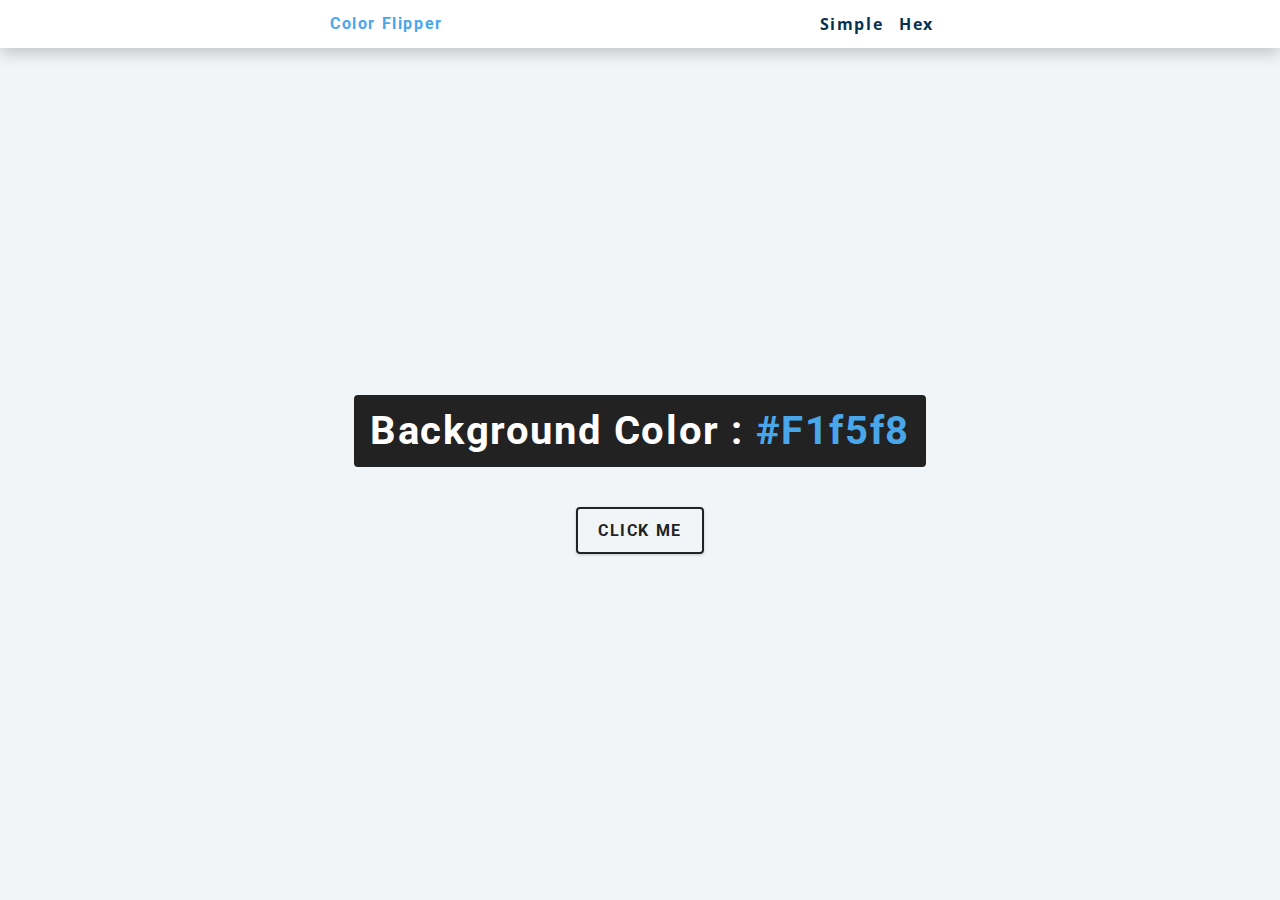
<file: javascript-basic-projects/01-color-flipper/final/index.html>
<!DOCTYPE html>
<html lang="en">
  <head>
    <meta charset="UTF-8" />
    <meta name="viewport" content="width=device-width, initial-scale=1.0" />
    <title>Color Flipper || Simple</title>

    <!-- styles -->
    <link rel="stylesheet" href="styles.css" />
  </head>
  <body>
    <nav>
      <div class="nav-center">
        <h4>color flipper</h4>
        <ul class="nav-links">
          <li><a href="index.html">simple</a></li>
          <li><a href="hex.html">hex</a></li>
        </ul>
      </div>
    </nav>
    <main>
      <div class="container">
        <h2>background color : <span class="color">#f1f5f8</span></h2>
        <button class="btn btn-hero" id="btn">click me</button>
      </div>
    </main>
    <!-- javascript -->
    <script src="app.js"></script>
  </body>
</html>
</file>
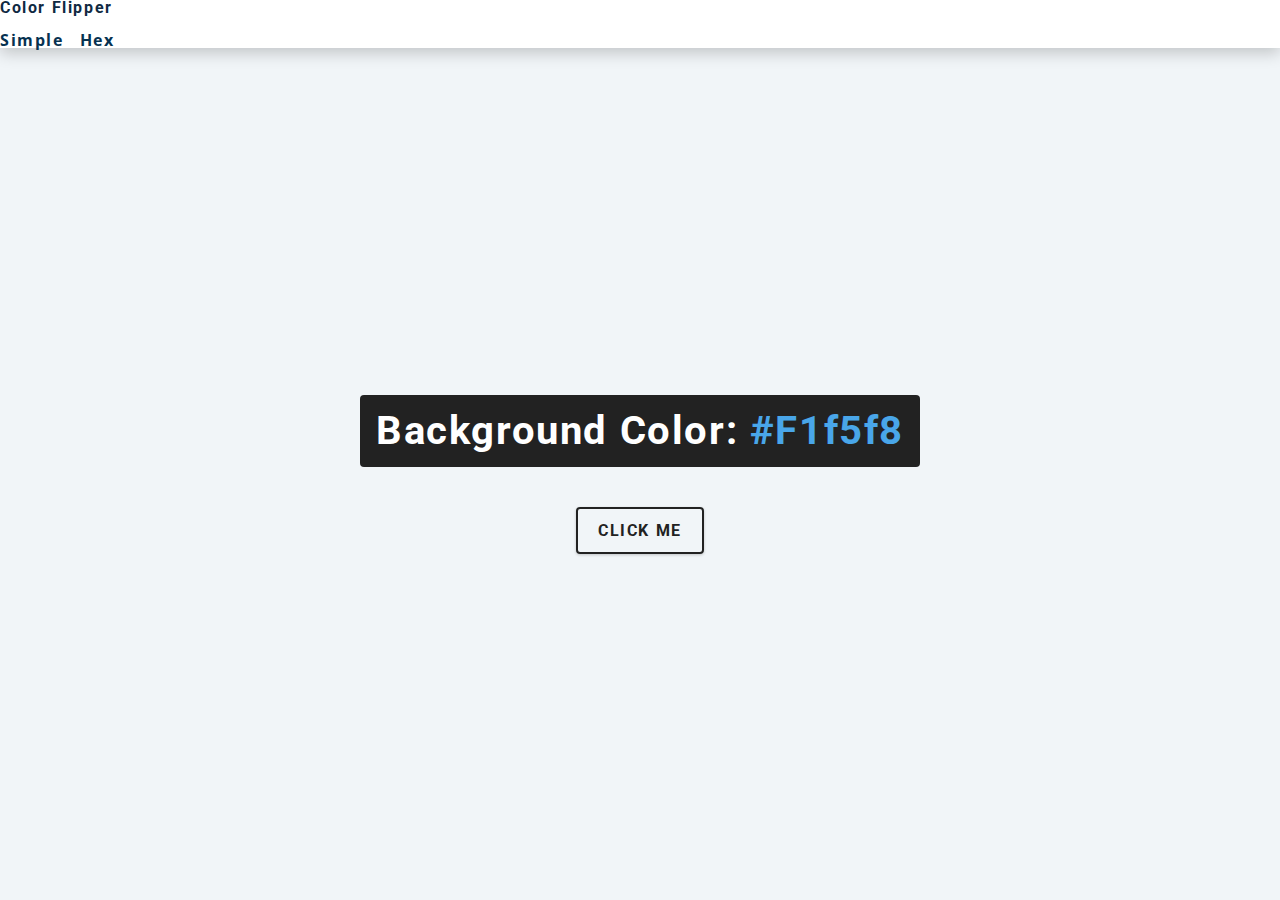
<file: javascript-basic-projects/01-color-flipper/setup/index.html>
<!DOCTYPE html>
<html lang="en">

<head>
  <meta charset="UTF-8" />
  <meta name="viewport" content="width=device-width, initial-scale=1.0" />
  <title>Color Flipper || Simple</title>

  <!-- styles -->
  <link rel="stylesheet" href="styles.css" />
</head>

<body>
  <nav>
    <div class="nav-centre">
      <h4>Color Flipper</h4>
      <ul class="nav-links">
        <li><a href="index.html">Simple</a></li>
        <li><a href="hex.html">Hex</a></li>
      </ul>
    </div>
  </nav>
  <main>
    <div class="container">
      <h2> 
        Background color:
        <span class="color">
          #f1f5f8
        </span>
      </h2>
      <button class="btn btn-hero" id="btn">Click me</button>
    </div>
  </main>
  <!-- javascript -->
  <script src="app.js"></script>
</body>

</html>
</file>
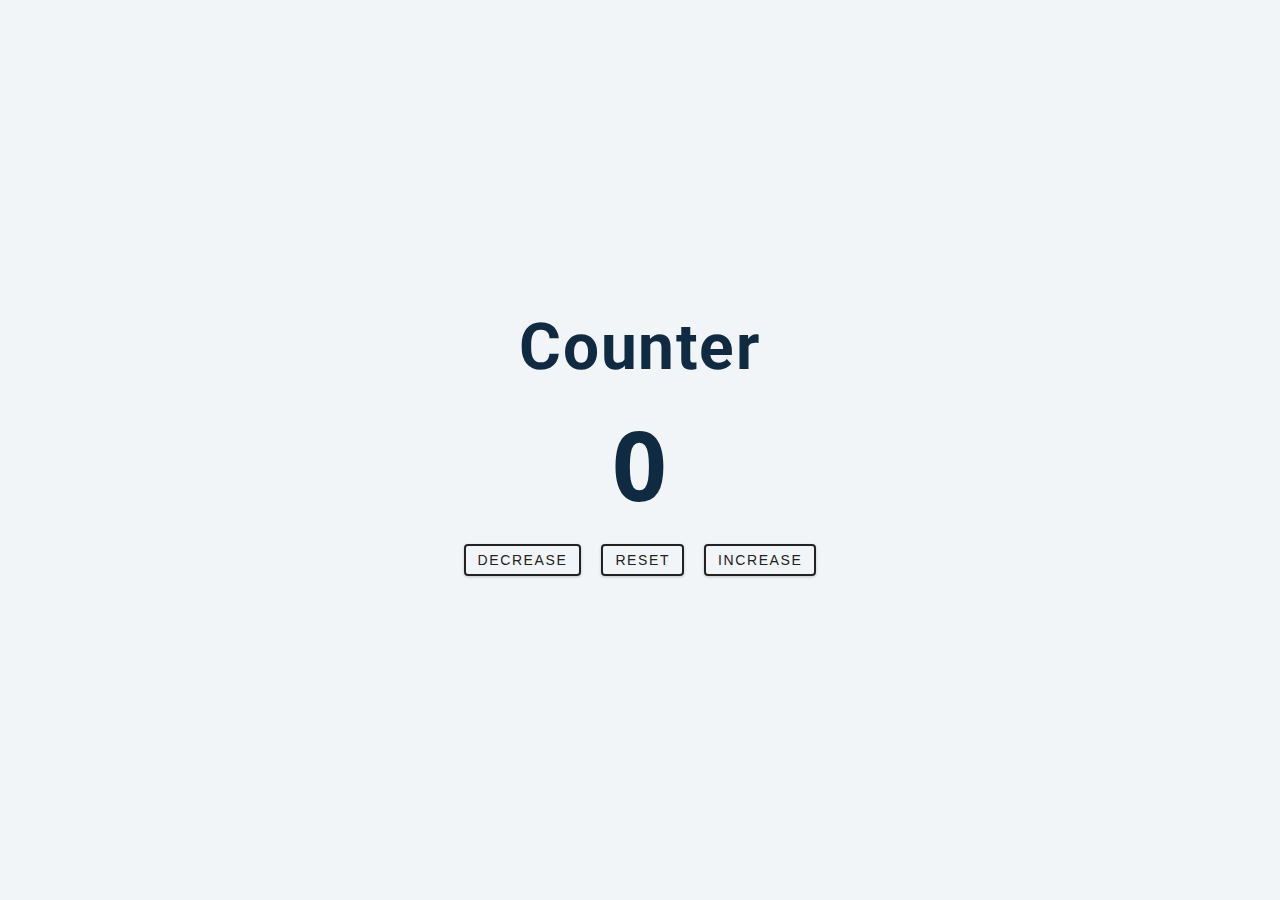
<file: javascript-basic-projects/02-counter/final/index.html>
<!DOCTYPE html>
<html lang="en">
  <head>
    <meta charset="UTF-8" />
    <meta name="viewport" content="width=device-width, initial-scale=1.0" />
    <title>Counter</title>

    <!-- styles -->
    <link rel="stylesheet" href="styles.css" />
  </head>
  <body>
    <main>
      <div class="container">
        <h1>counter</h1>
        <span id="value">0</span>
        <div class="button-container">
          <button class="btn decrease">decrease</button>
          <button class="btn reset">reset</button>
          <button class="btn increase">increase</button>
        </div>
      </div>
    </main>
    <!-- javascript -->
    <script src="app.js"></script>
  </body>
</html>
</file>
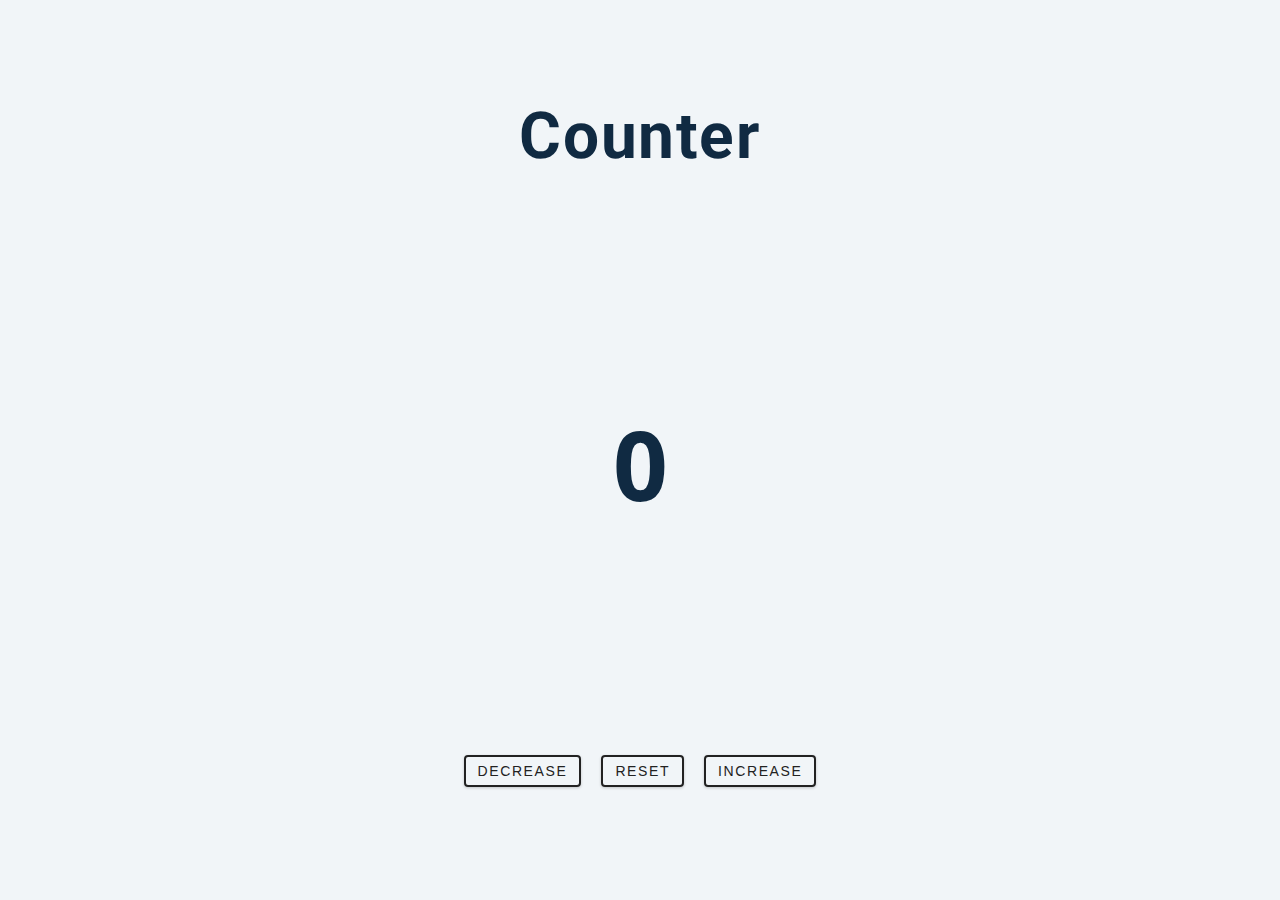
<file: javascript-basic-projects/02-counter/setup/index.html>
<!DOCTYPE html>
<html lang="en">
  <head>
    <meta charset="UTF-8" />
    <meta name="viewport" content="width=device-width, initial-scale=1.0" />
    <title>Counter</title>

    <!-- styles -->
    <link rel="stylesheet" href="styles.css" />
  </head>
  <body>
    <main>
      <div class="container">
        <h1>counter</h1>
      </div>
      <span id="value">0</span>
      <div class="button-container">
        <button class="btn decrease">decrease</button>
        <button class="btn reset">reset</button>
        <button class="btn increase">increase</button>
      </div>
    </main>
    <!-- javascript -->
    <script src="app.js" type="module"></script>
  </body>
</html>
</file>
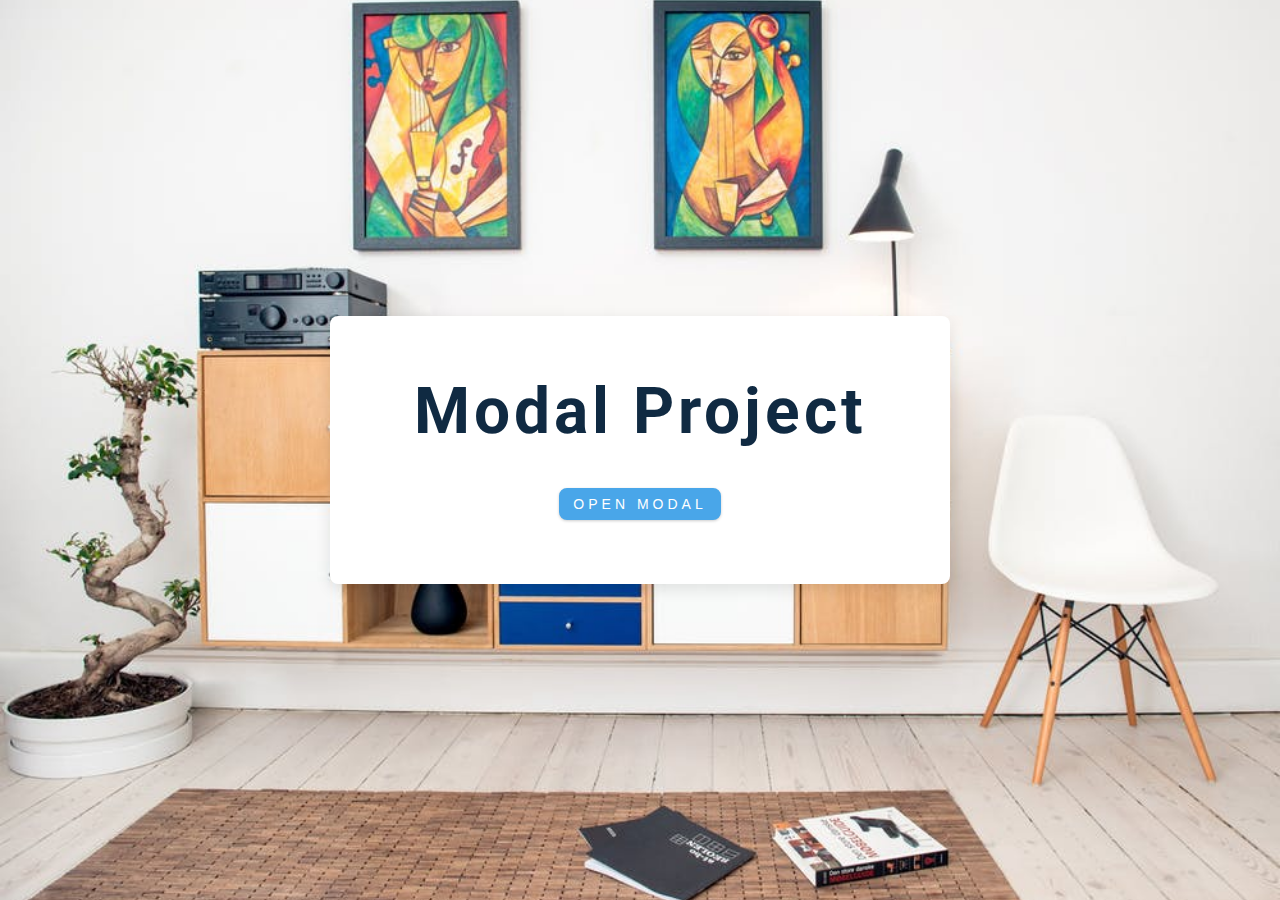
<file: javascript-basic-projects/06-modal/final/index.html>
<!DOCTYPE html>
<html lang="en">
  <head>
    <meta charset="UTF-8" />
    <meta name="viewport" content="width=device-width, initial-scale=1.0" />
    <title>Modal</title>
    <!-- font-awesome -->
    <link
      rel="stylesheet"
      href="https://cdnjs.cloudflare.com/ajax/libs/font-awesome/5.14.0/css/all.min.css"
    />
    <!-- styles -->
    <link rel="stylesheet" href="styles.css" />
  </head>
  <body>
    <!-- hero -->
    <header class="hero">
      <div class="banner">
        <h1>modal project</h1>
        <button class="btn modal-btn">
          open modal
        </button>
      </div>
    </header>
    <!-- modal -->
    <div class="modal-overlay">
      <div class="modal-container">
        <h3>modal content</h3>
        <button class="close-btn"><i class="fas fa-times"></i></button>
      </div>
    </div>
    <!-- javascript -->
    <script src="app.js"></script>
  </body>
</html>
</file>
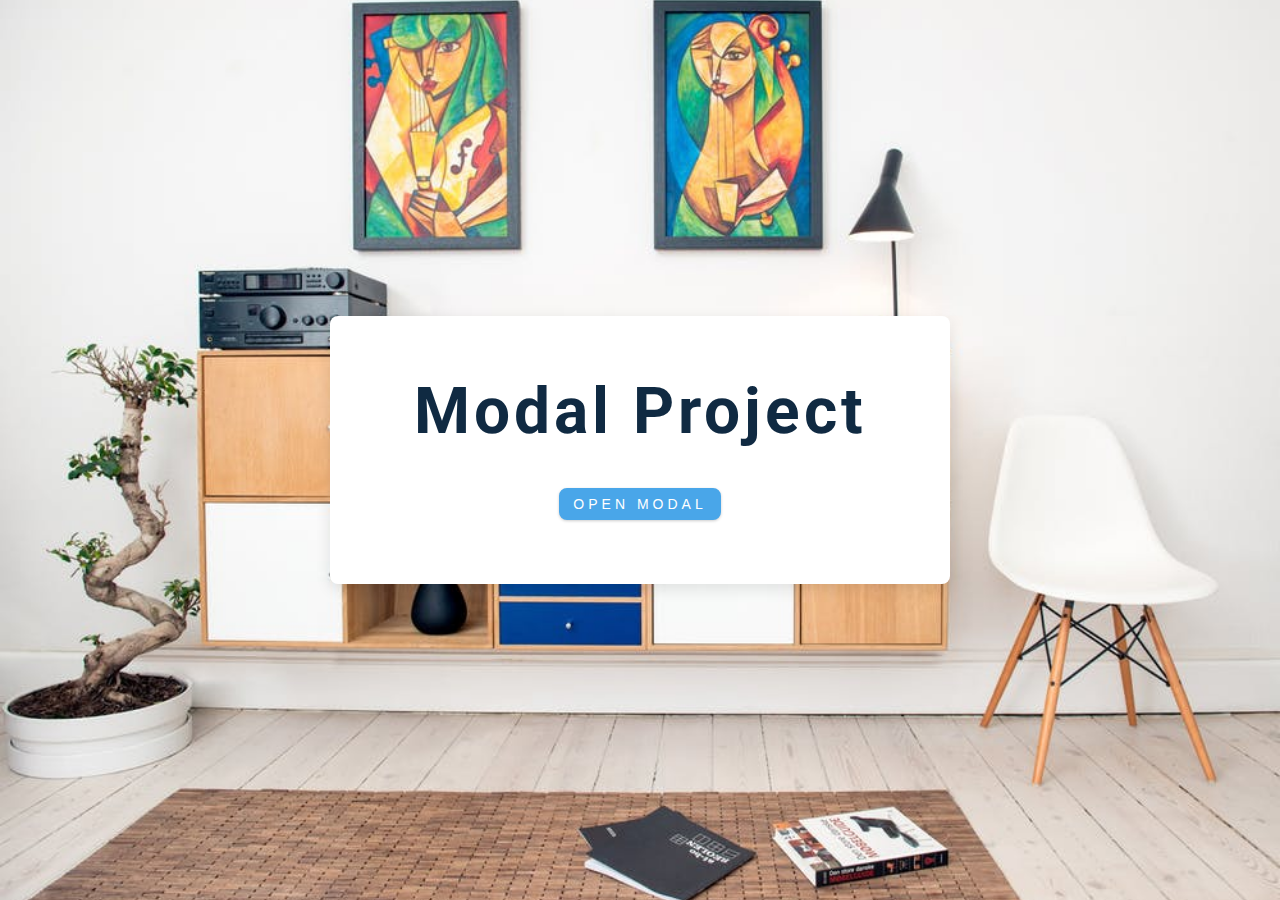
<file: javascript-basic-projects/06-modal/setup/index.html>
<!DOCTYPE html>
<html lang="en">
  <head>
    <meta charset="UTF-8" />
    <meta name="viewport" content="width=device-width, initial-scale=1.0" />
    <title>Modal</title>
    <!-- font-awesome -->
    <link
      rel="stylesheet"
      href="https://cdnjs.cloudflare.com/ajax/libs/font-awesome/5.14.0/css/all.min.css"
    />
    <!-- styles -->
    <link rel="stylesheet" href="styles.css" />
  </head>
  <body>
    <!-- hero -->
    <header class="hero">
      <div class="banner">
        <h1>modal project</h1>
        <button class="btn modal-btn">
          open modal
        </button>
      </div>
    </header>
    <!-- end of hero -->
    <div class="modal-overlay">
      <div class="modal-container">
        <h3>modal content</h3>
        <button class="close-btn">
          <i class="fas fa-times"></i>
        </button>
      </div>
    </div>
    <!-- javascript -->
    <script src="app.js"></script>
  </body>
</html>
</file>
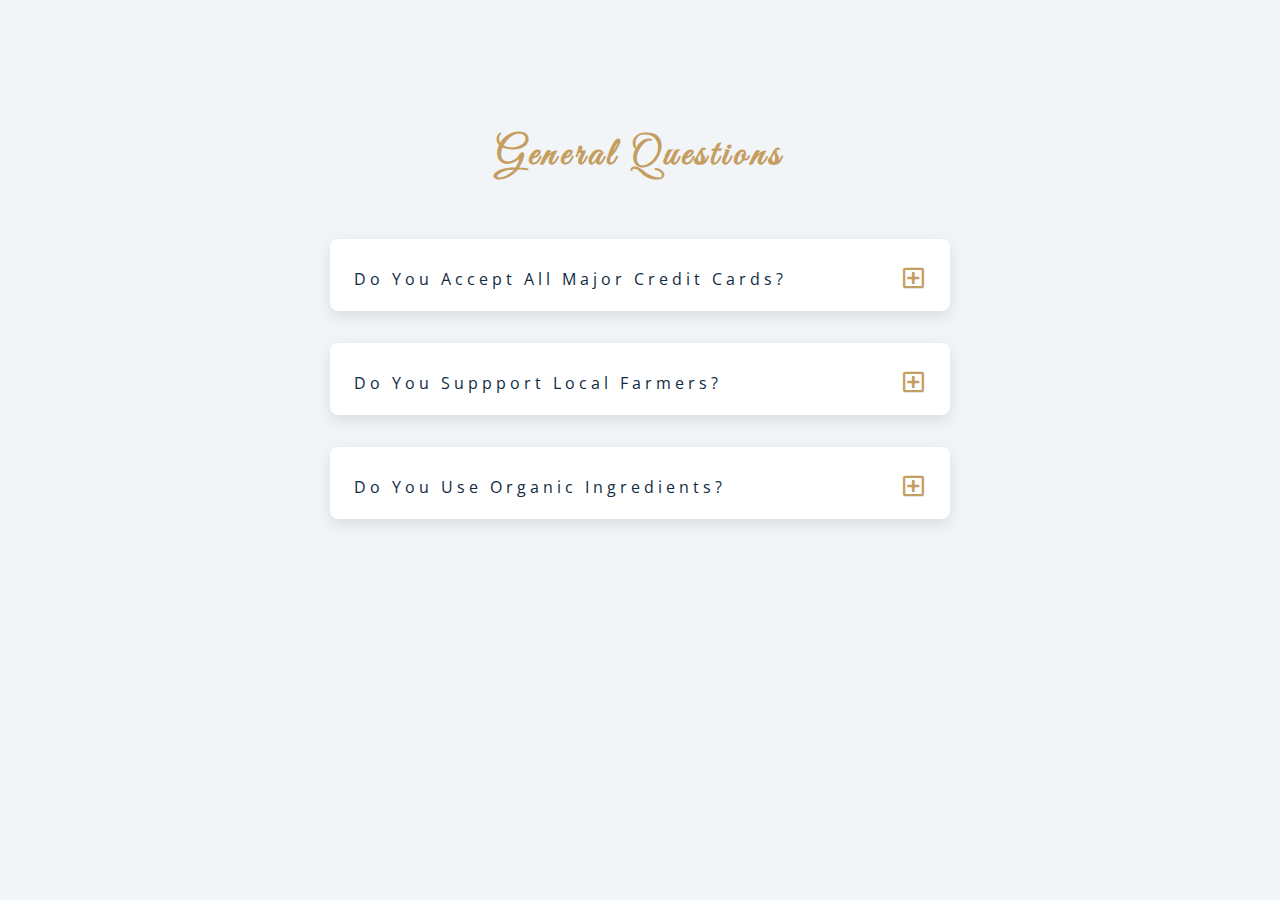
<file: javascript-basic-projects/07-questions/final/index.html>
<!DOCTYPE html>
<html lang="en">
  <head>
    <meta charset="UTF-8" />
    <meta name="viewport" content="width=device-width, initial-scale=1.0" />
    <title>Q & A</title>
    <!-- font-awesome -->
    <link rel="stylesheet" href="https://cdnjs.cloudflare.com/ajax/libs/font-awesome/5.14.0/css/all.min.css" />
    <!-- extra fonts -->
    <link
      href="https://fonts.googleapis.com/css?family=Great+Vibes&display=swap"
      rel="stylesheet"
    />
    <!-- styles -->
    <link rel="stylesheet" href="styles.css" />
  </head>
  <body>
      <section class="questions">
        <!-- title -->
        <div class="title">
          <h2>general questions</h2>
        </div>
        <!-- questions -->
        <div class="section-center">
          <!-- single question -->
          <article class="question">
            <!-- question title -->
            <div class="question-title">
              <p>do you accept all major credit cards?</p>
              <button type="button" class="question-btn">
                <span class="plus-icon">
                  <i class="far fa-plus-square"></i>
                </span>
                <span class="minus-icon">
                  <i class="far fa-minus-square"></i>
                </span>
              </button>
            </div>
            <!-- question text -->
            <div class="question-text">
              <p>
                Lorem ipsum dolor sit amet, consectetur adipisicing elit. Est
                dolore illo dolores quia nemo doloribus quaerat, magni numquam
                repellat reprehenderit.
              </p>
            </div>
          </article>
          <!-- end of single question -->
          <!-- single question -->
          <article class="question">
            <!-- question title -->
            <div class="question-title">
              <p>do you suppport local farmers?</p>
              <button type="button" class="question-btn">
                <span class="plus-icon">
                  <i class="far fa-plus-square"></i>
                </span>
                <span class="minus-icon">
                  <i class="far fa-minus-square"></i>
                </span>
              </button>
            </div>
            <!-- question text -->
            <div class="question-text">
              <p>
                Lorem ipsum dolor sit amet, consectetur adipisicing elit. Est
                dolore illo dolores quia nemo doloribus quaerat, magni numquam
                repellat reprehenderit.
              </p>
            </div>
          </article>
          <!-- end of single question -->
          <!-- single question -->
          <article class="question">
            <!-- question title -->
            <div class="question-title">
              <p>do you use organic ingredients?</p>
              <!-- button -->
              <button type="button" class="question-btn">
                <span class="plus-icon">
                  <i class="far fa-plus-square"></i>
                </span>
                <span class="minus-icon">
                  <i class="far fa-minus-square"></i>
                </span>
              </button>
            </div>
            <!-- question text -->
            <div class="question-text">
              <p>
                Lorem ipsum dolor sit amet, consectetur adipisicing elit. Est
                dolore illo dolores quia nemo doloribus quaerat, magni numquam
                repellat reprehenderit.
              </p>
            </div>
          </article>
          <!-- end of single question -->
      </section>
    </main>
    <!-- javascript -->
    <script src="app.js"></script>
  </body>
</html>
</file>
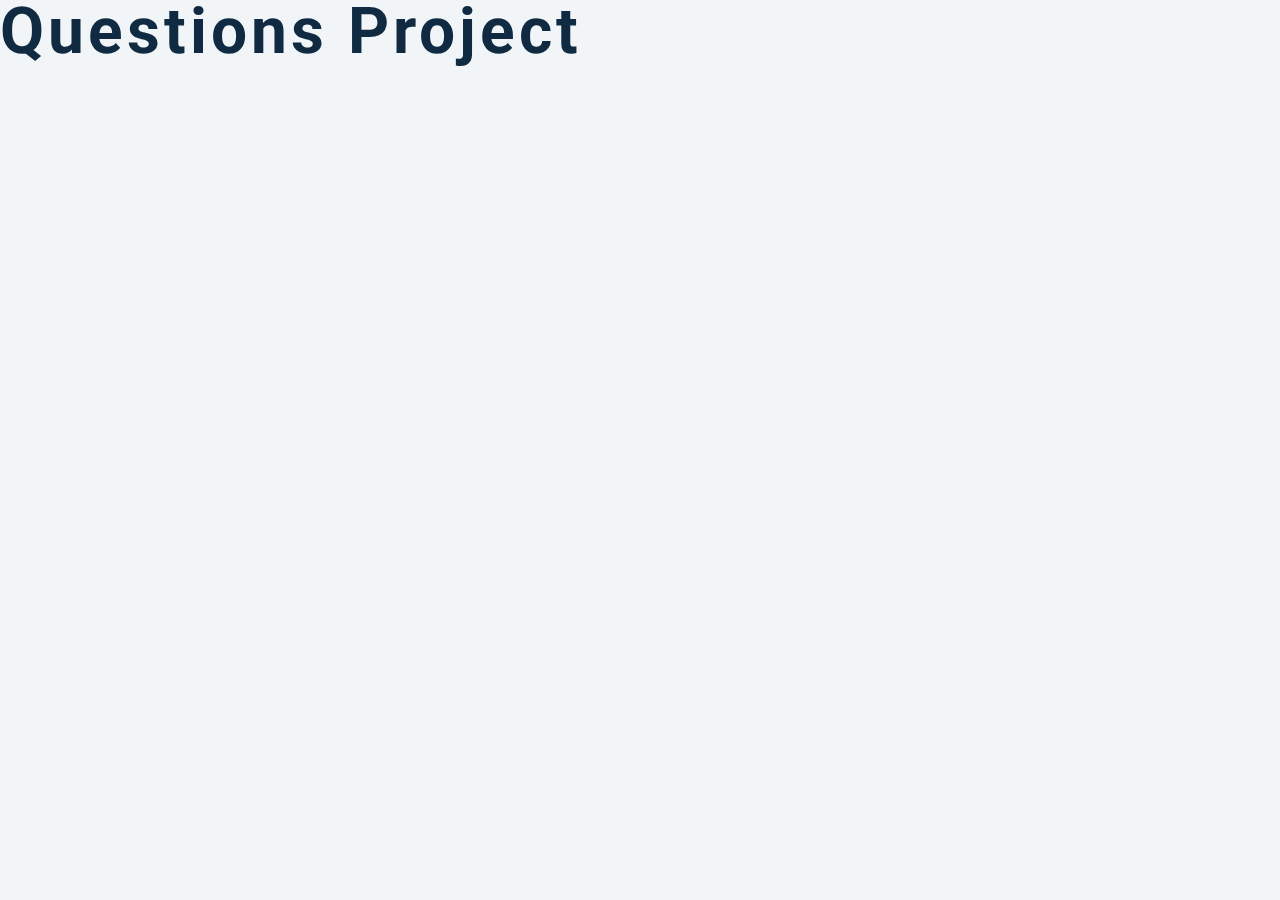
<file: javascript-basic-projects/07-questions/setup/index.html>
<!DOCTYPE html>
<html lang="en">
  <head>
    <meta charset="UTF-8" />
    <meta name="viewport" content="width=device-width, initial-scale=1.0" />
    <title>Q & A</title>
    <!-- font-awesome -->
    <link
      rel="stylesheet"
      href="https://cdnjs.cloudflare.com/ajax/libs/font-awesome/5.14.0/css/all.min.css"
    />
    <!-- extra fonts -->
    <link
      href="https://fonts.googleapis.com/css?family=Great+Vibes&display=swap"
      rel="stylesheet"
    />
    <!-- styles -->
    <link rel="stylesheet" href="styles.css" />
  </head>
  <body>
    <h1>questions project</h1>
    <!-- javascript -->
    <script src="app.js"></script>
  </body>
</html>
</file>
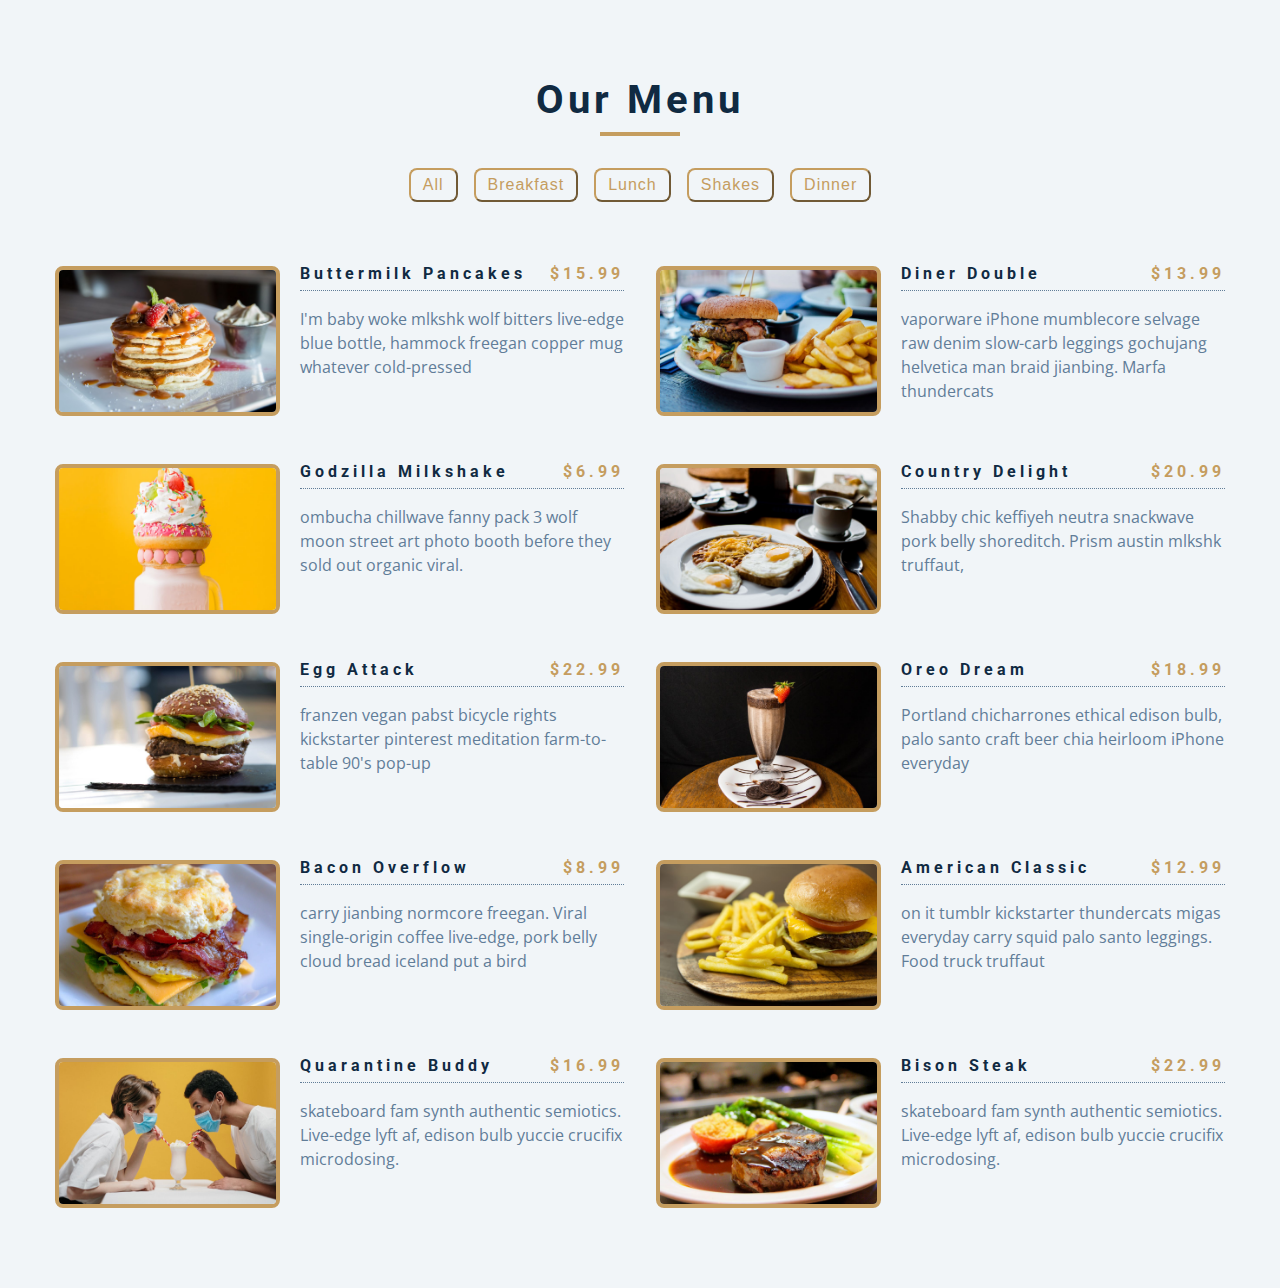
<file: javascript-basic-projects/08-menu/final/index.html>
<!DOCTYPE html>
<html lang="en">
  <head>
    <meta charset="UTF-8" />
    <meta name="viewport" content="width=device-width, initial-scale=1.0" />
    <title>Menu</title>
    <!-- font-awesome -->
    <link
      rel="stylesheet"
      href="https://cdnjs.cloudflare.com/ajax/libs/font-awesome/5.14.0/css/all.min.css"
    />
    <!-- styles -->
    <link rel="stylesheet" href="styles.css" />
  </head>
  <body>
    <section class="menu">
      <!-- title -->
      <div class="title">
        <h2>our menu</h2>
        <div class="underline"></div>
      </div>
      <!-- filter buttons -->
      <div class="btn-container">
        <!-- <button type="button" class="filter-btn" data-id="all">all</button>
        <button type="button" class="filter-btn" data-id="breakfast">
          breakfast
        </button>
        <button type="button" class="filter-btn" data-id="lunch">lunch</button>
        <button type="button" class="filter-btn" data-id="shakes">
          shakes
        </button> -->
      </div>
      <!-- menu items -->
      <div class="section-center">
        <!-- single item -->
        <article class="menu-item">
          <img src="./menu-item.jpeg" alt="menu item" class="photo" />
          <div class="item-info">
            <header>
              <h4>buttermilk pancakes</h4>
              <h4 class="price">$15</h4>
            </header>
            <p class="item-text">
              Lorem ipsum dolor sit amet consectetur adipisicing elit.
              Repudiandae, sint quam. Et reprehenderit fugiat nesciunt inventore
              laboriosam excepturi! Quo, officia.
            </p>
          </div>
        </article>
        <!-- end of single item -->
        <!-- single item -->
        <article class="menu-item">
          <img src="./menu-item.jpeg" alt="menu item" class="photo" />
          <div class="item-info">
            <header>
              <h4>buttermilk pancakes</h4>
              <h4 class="price">$15</h4>
            </header>
            <p class="item-text">
              Lorem ipsum dolor sit amet consectetur adipisicing elit.
              Repudiandae, sint quam. Et reprehenderit fugiat nesciunt inventore
              laboriosam excepturi! Quo, officia.
            </p>
          </div>
        </article>
        <!-- end of single item -->
        <!-- single item -->
        <article class="menu-item">
          <img src="./menu-item.jpeg" alt="menu item" class="photo" />
          <div class="item-info">
            <header>
              <h4>buttermilk pancakes</h4>
              <h4 class="price">$15</h4>
            </header>
            <p class="item-text">
              Lorem ipsum dolor sit amet consectetur adipisicing elit.
              Repudiandae, sint quam. Et reprehenderit fugiat nesciunt inventore
              laboriosam excepturi! Quo, officia.
            </p>
          </div>
        </article>
        <!-- end of single item -->
      </div>
    </section>
    <!-- javascript -->
    <script src="app.js"></script>
  </body>
</html>
</file>
<file: javascript-basic-projects/01-color-flipper/final/styles.css>
/*
=============== 
Fonts
===============
*/
@import url("https://fonts.googleapis.com/css?family=Open+Sans|Roboto:400,700&display=swap");

/*
=============== 
Variables
===============
*/

:root {
  /* dark shades of primary color*/
  --clr-primary-1: hsl(205, 86%, 17%);
  --clr-primary-2: hsl(205, 77%, 27%);
  --clr-primary-3: hsl(205, 72%, 37%);
  --clr-primary-4: hsl(205, 63%, 48%);
  /* primary/main color */
  --clr-primary-5: hsl(205, 78%, 60%);
  /* lighter shades of primary color */
  --clr-primary-6: hsl(205, 89%, 70%);
  --clr-primary-7: hsl(205, 90%, 76%);
  --clr-primary-8: hsl(205, 86%, 81%);
  --clr-primary-9: hsl(205, 90%, 88%);
  --clr-primary-10: hsl(205, 100%, 96%);
  /* darkest grey - used for headings */
  --clr-grey-1: hsl(209, 61%, 16%);
  --clr-grey-2: hsl(211, 39%, 23%);
  --clr-grey-3: hsl(209, 34%, 30%);
  --clr-grey-4: hsl(209, 28%, 39%);
  /* grey used for paragraphs */
  --clr-grey-5: hsl(210, 22%, 49%);
  --clr-grey-6: hsl(209, 23%, 60%);
  --clr-grey-7: hsl(211, 27%, 70%);
  --clr-grey-8: hsl(210, 31%, 80%);
  --clr-grey-9: hsl(212, 33%, 89%);
  --clr-grey-10: hsl(210, 36%, 96%);
  --clr-white: #fff;
  --clr-red-dark: hsl(360, 67%, 44%);
  --clr-red-light: hsl(360, 71%, 66%);
  --clr-green-dark: hsl(125, 67%, 44%);
  --clr-green-light: hsl(125, 71%, 66%);
  --clr-black: #222;
  --ff-primary: "Roboto", sans-serif;
  --ff-secondary: "Open Sans", sans-serif;
  --transition: all 0.3s linear;
  --spacing: 0.1rem;
  --radius: 0.25rem;
  --light-shadow: 0 5px 15px rgba(0, 0, 0, 0.1);
  --dark-shadow: 0 5px 15px rgba(0, 0, 0, 0.2);
  --max-width: 1170px;
  --fixed-width: 620px;
}
/*
=============== 
Global Styles
===============
*/

*,
::after,
::before {
  margin: 0;
  padding: 0;
  box-sizing: border-box;
}
body {
  font-family: var(--ff-secondary);
  background: var(--clr-grey-10);
  color: var(--clr-grey-1);
  line-height: 1.5;
  font-size: 0.875rem;
}
ul {
  list-style-type: none;
}
a {
  text-decoration: none;
}
h1,
h2,
h3,
h4 {
  letter-spacing: var(--spacing);
  text-transform: capitalize;
  line-height: 1.25;
  margin-bottom: 0.75rem;
  font-family: var(--ff-primary);
}
h1 {
  font-size: 3rem;
}
h2 {
  font-size: 2rem;
}
h3 {
  font-size: 1.25rem;
}
h4 {
  font-size: 0.875rem;
}
p {
  margin-bottom: 1.25rem;
  color: var(--clr-grey-5);
}
@media screen and (min-width: 800px) {
  h1 {
    font-size: 4rem;
  }
  h2 {
    font-size: 2.5rem;
  }
  h3 {
    font-size: 1.75rem;
  }
  h4 {
    font-size: 1rem;
  }
  body {
    font-size: 1rem;
  }
  h1,
  h2,
  h3,
  h4 {
    line-height: 1;
  }
}
/*  global classes */

/* section */
.section {
  padding: 5rem 0;
}

.section-center {
  width: 90vw;
  margin: 0 auto;
  max-width: 1170px;
}
@media screen and (min-width: 992px) {
  .section-center {
    width: 95vw;
  }
}
main {
  min-height: 100vh;
  display: grid;
  place-items: center;
}

/*
=============== 
Nav
===============
*/
nav {
  background: var(--clr-white);
  height: 3rem;
  display: grid;
  align-items: center;
  box-shadow: var(--dark-shadow);
}
.nav-center {
  width: 90vw;
  max-width: var(--fixed-width);
  margin: 0 auto;
  display: flex;
  align-items: center;
  justify-content: space-between;
}
.nav-center h4 {
  margin-bottom: 0;
  color: var(--clr-primary-5);
}
.nav-links {
  display: flex;
}
nav a {
  text-transform: capitalize;
  font-weight: 700;
  font-size: 1rem;
  color: var(--clr-primary-1);
  letter-spacing: var(--spacing);
  margin-right: 1rem;
}
nav a:hover {
  color: var(--clr-primary-5);
}
/*
=============== 
Container
===============
*/
main {
  min-height: calc(100vh - 3rem);
  display: grid;
  place-items: center;
}
.container {
  text-align: center;
}
.container h2 {
  background: var(--clr-black);
  color: var(--clr-white);
  padding: 1rem;
  border-radius: var(--radius);
  margin-bottom: 2.5rem;
}
.color {
  color: var(--clr-primary-5);
}
.btn-hero {
  font-family: var(--ff-primary);
  text-transform: uppercase;
  background: transparent;
  color: var(--clr-black);
  letter-spacing: var(--spacing);
  display: inline-block;
  font-weight: 700;
  transition: var(--transition);
  border: 2px solid var(--clr-black);
  cursor: pointer;
  box-shadow: 0 1px 3px rgba(0, 0, 0, 0.2);
  border-radius: var(--radius);
  font-size: 1rem;
  padding: 0.75rem 1.25rem;
}
.btn-hero:hover {
  color: var(--clr-white);
  background: var(--clr-black);
}
</file>
<file: javascript-basic-projects/01-color-flipper/setup/styles.css>
/*
=============== 
Fonts
===============
*/
@import url("https://fonts.googleapis.com/css?family=Open+Sans|Roboto:400,700&display=swap");

/*
=============== 
Variables
===============
*/

:root {
  /* dark shades of primary color*/
  --clr-primary-1: hsl(205, 86%, 17%);
  --clr-primary-2: hsl(205, 77%, 27%);
  --clr-primary-3: hsl(205, 72%, 37%);
  --clr-primary-4: hsl(205, 63%, 48%);
  /* primary/main color */
  --clr-primary-5: hsl(205, 78%, 60%);
  /* lighter shades of primary color */
  --clr-primary-6: hsl(205, 89%, 70%);
  --clr-primary-7: hsl(205, 90%, 76%);
  --clr-primary-8: hsl(205, 86%, 81%);
  --clr-primary-9: hsl(205, 90%, 88%);
  --clr-primary-10: hsl(205, 100%, 96%);
  /* darkest grey - used for headings */
  --clr-grey-1: hsl(209, 61%, 16%);
  --clr-grey-2: hsl(211, 39%, 23%);
  --clr-grey-3: hsl(209, 34%, 30%);
  --clr-grey-4: hsl(209, 28%, 39%);
  /* grey used for paragraphs */
  --clr-grey-5: hsl(210, 22%, 49%);
  --clr-grey-6: hsl(209, 23%, 60%);
  --clr-grey-7: hsl(211, 27%, 70%);
  --clr-grey-8: hsl(210, 31%, 80%);
  --clr-grey-9: hsl(212, 33%, 89%);
  --clr-grey-10: hsl(210, 36%, 96%);
  --clr-white: #fff;
  --clr-red-dark: hsl(360, 67%, 44%);
  --clr-red-light: hsl(360, 71%, 66%);
  --clr-green-dark: hsl(125, 67%, 44%);
  --clr-green-light: hsl(125, 71%, 66%);
  --clr-black: #222;
  --ff-primary: "Roboto", sans-serif;
  --ff-secondary: "Open Sans", sans-serif;
  --transition: all 0.3s linear;
  --spacing: 0.1rem;
  --radius: 0.25rem;
  --light-shadow: 0 5px 15px rgba(0, 0, 0, 0.1);
  --dark-shadow: 0 5px 15px rgba(0, 0, 0, 0.2);
  --max-width: 1170px;
  --fixed-width: 620px;
}
/*
=============== 
Global Styles
===============
*/

*,
::after,
::before {
  margin: 0;
  padding: 0;
  box-sizing: border-box;
}
body {
  font-family: var(--ff-secondary);
  background: var(--clr-grey-10);
  color: var(--clr-grey-1);
  line-height: 1.5;
  font-size: 0.875rem;
}
ul {
  list-style-type: none;
}
a {
  text-decoration: none;
}
h1,
h2,
h3,
h4 {
  letter-spacing: var(--spacing);
  text-transform: capitalize;
  line-height: 1.25;
  margin-bottom: 0.75rem;
  font-family: var(--ff-primary);
}
h1 {
  font-size: 3rem;
}
h2 {
  font-size: 2rem;
}
h3 {
  font-size: 1.25rem;
}
h4 {
  font-size: 0.875rem;
}
p {
  margin-bottom: 1.25rem;
  color: var(--clr-grey-5);
}
@media screen and (min-width: 800px) {
  h1 {
    font-size: 4rem;
  }
  h2 {
    font-size: 2.5rem;
  }
  h3 {
    font-size: 1.75rem;
  }
  h4 {
    font-size: 1rem;
  }
  body {
    font-size: 1rem;
  }
  h1,
  h2,
  h3,
  h4 {
    line-height: 1;
  }
}
/*  global classes */

/* section */
.section {
  padding: 5rem 0;
}

.section-center {
  width: 90vw;
  margin: 0 auto;
  max-width: 1170px;
}
@media screen and (min-width: 992px) {
  .section-center {
    width: 95vw;
  }
}
main {
  min-height: 100vh;
  display: grid;
  place-items: center;
}

/*
=============== 
Nav
===============
*/
nav {
  background: var(--clr-white);
  height: 3rem;
  display: grid;
  align-items: center;
  box-shadow: var(--dark-shadow);
}
.nav-center {
  width: 90vw;
  max-width: var(--fixed-width);
  margin: 0 auto;
  display: flex;
  align-items: center;
  justify-content: space-between;
}
.nav-center h4 {
  margin-bottom: 0;
  color: var(--clr-primary-5);
}
.nav-links {
  display: flex;
}
nav a {
  text-transform: capitalize;
  font-weight: 700;
  font-size: 1rem;
  color: var(--clr-primary-1);
  letter-spacing: var(--spacing);
  margin-right: 1rem;
}
nav a:hover {
  color: var(--clr-primary-5);
}
/*
=============== 
Container
===============
*/
main {
  min-height: calc(100vh - 3rem);
  display: grid;
  place-items: center;
}
.container {
  text-align: center;
}
.container h2 {
  background: var(--clr-black);
  color: var(--clr-white);
  padding: 1rem;
  border-radius: var(--radius);
  margin-bottom: 2.5rem;
}
.color {
  color: var(--clr-primary-5);
}
.btn-hero {
  font-family: var(--ff-primary);
  text-transform: uppercase;
  background: transparent;
  color: var(--clr-black);
  letter-spacing: var(--spacing);
  display: inline-block;
  font-weight: 700;
  transition: var(--transition);
  border: 2px solid var(--clr-black);
  cursor: pointer;
  box-shadow: 0 1px 3px rgba(0, 0, 0, 0.2);
  border-radius: var(--radius);
  font-size: 1rem;
  padding: 0.75rem 1.25rem;
}
.btn-hero:hover {
  color: var(--clr-white);
  background: var(--clr-black);
}
</file>
<file: javascript-basic-projects/02-counter/final/styles.css>
/*
=============== 
Fonts
===============
*/
@import url("https://fonts.googleapis.com/css?family=Open+Sans|Roboto:400,700&display=swap");

/*
=============== 
Variables
===============
*/

:root {
  /* dark shades of primary color*/
  --clr-primary-1: hsl(205, 86%, 17%);
  --clr-primary-2: hsl(205, 77%, 27%);
  --clr-primary-3: hsl(205, 72%, 37%);
  --clr-primary-4: hsl(205, 63%, 48%);
  /* primary/main color */
  --clr-primary-5: hsl(205, 78%, 60%);
  /* lighter shades of primary color */
  --clr-primary-6: hsl(205, 89%, 70%);
  --clr-primary-7: hsl(205, 90%, 76%);
  --clr-primary-8: hsl(205, 86%, 81%);
  --clr-primary-9: hsl(205, 90%, 88%);
  --clr-primary-10: hsl(205, 100%, 96%);
  /* darkest grey - used for headings */
  --clr-grey-1: hsl(209, 61%, 16%);
  --clr-grey-2: hsl(211, 39%, 23%);
  --clr-grey-3: hsl(209, 34%, 30%);
  --clr-grey-4: hsl(209, 28%, 39%);
  /* grey used for paragraphs */
  --clr-grey-5: hsl(210, 22%, 49%);
  --clr-grey-6: hsl(209, 23%, 60%);
  --clr-grey-7: hsl(211, 27%, 70%);
  --clr-grey-8: hsl(210, 31%, 80%);
  --clr-grey-9: hsl(212, 33%, 89%);
  --clr-grey-10: hsl(210, 36%, 96%);
  --clr-white: #fff;
  --clr-red-dark: hsl(360, 67%, 44%);
  --clr-red-light: hsl(360, 71%, 66%);
  --clr-green-dark: hsl(125, 67%, 44%);
  --clr-green-light: hsl(125, 71%, 66%);
  --clr-black: #222;
  --ff-primary: "Roboto", sans-serif;
  --ff-secondary: "Open Sans", sans-serif;
  --transition: all 0.3s linear;
  --spacing: 0.1rem;
  --radius: 0.25rem;
  --light-shadow: 0 5px 15px rgba(0, 0, 0, 0.1);
  --dark-shadow: 0 5px 15px rgba(0, 0, 0, 0.2);
  --max-width: 1170px;
  --fixed-width: 620px;
}
/*
=============== 
Global Styles
===============
*/

*,
::after,
::before {
  margin: 0;
  padding: 0;
  box-sizing: border-box;
}
body {
  font-family: var(--ff-secondary);
  background: var(--clr-grey-10);
  color: var(--clr-grey-1);
  line-height: 1.5;
  font-size: 0.875rem;
}
ul {
  list-style-type: none;
}
a {
  text-decoration: none;
}
h1,
h2,
h3,
h4 {
  letter-spacing: var(--spacing);
  text-transform: capitalize;
  line-height: 1.25;
  margin-bottom: 0.75rem;
  font-family: var(--ff-primary);
}
h1 {
  font-size: 3rem;
}
h2 {
  font-size: 2rem;
}
h3 {
  font-size: 1.25rem;
}
h4 {
  font-size: 0.875rem;
}
p {
  margin-bottom: 1.25rem;
  color: var(--clr-grey-5);
}
@media screen and (min-width: 800px) {
  h1 {
    font-size: 4rem;
  }
  h2 {
    font-size: 2.5rem;
  }
  h3 {
    font-size: 1.75rem;
  }
  h4 {
    font-size: 1rem;
  }
  body {
    font-size: 1rem;
  }
  h1,
  h2,
  h3,
  h4 {
    line-height: 1;
  }
}
/*  global classes */

/* section */
.section {
  padding: 5rem 0;
}

.section-center {
  width: 90vw;
  margin: 0 auto;
  max-width: 1170px;
}
@media screen and (min-width: 992px) {
  .section-center {
    width: 95vw;
  }
}
main {
  min-height: 100vh;
  display: grid;
  place-items: center;
}

/*
=============== 
Counter
===============
*/

main {
  min-height: 100vh;
  display: grid;
  place-items: center;
}
.container {
  text-align: center;
}
#value {
  font-size: 6rem;
  font-weight: bold;
}
.btn {
  text-transform: uppercase;
  background: transparent;
  color: var(--clr-black);
  padding: 0.375rem 0.75rem;
  letter-spacing: var(--spacing);
  display: inline-block;
  transition: var(--transition);
  font-size: 0.875rem;
  border: 2px solid var(--clr-black);
  cursor: pointer;
  box-shadow: 0 1px 3px rgba(0, 0, 0, 0.2);
  border-radius: var(--radius);
  margin: 0.5rem;
}
.btn:hover {
  color: var(--clr-white);
  background: var(--clr-black);
}
</file>
<file: javascript-basic-projects/02-counter/setup/styles.css>
/*
=============== 
Fonts
===============
*/
@import url("https://fonts.googleapis.com/css?family=Open+Sans|Roboto:400,700&display=swap");

/*
=============== 
Variables
===============
*/

:root {
  /* dark shades of primary color*/
  --clr-primary-1: hsl(205, 86%, 17%);
  --clr-primary-2: hsl(205, 77%, 27%);
  --clr-primary-3: hsl(205, 72%, 37%);
  --clr-primary-4: hsl(205, 63%, 48%);
  /* primary/main color */
  --clr-primary-5: hsl(205, 78%, 60%);
  /* lighter shades of primary color */
  --clr-primary-6: hsl(205, 89%, 70%);
  --clr-primary-7: hsl(205, 90%, 76%);
  --clr-primary-8: hsl(205, 86%, 81%);
  --clr-primary-9: hsl(205, 90%, 88%);
  --clr-primary-10: hsl(205, 100%, 96%);
  /* darkest grey - used for headings */
  --clr-grey-1: hsl(209, 61%, 16%);
  --clr-grey-2: hsl(211, 39%, 23%);
  --clr-grey-3: hsl(209, 34%, 30%);
  --clr-grey-4: hsl(209, 28%, 39%);
  /* grey used for paragraphs */
  --clr-grey-5: hsl(210, 22%, 49%);
  --clr-grey-6: hsl(209, 23%, 60%);
  --clr-grey-7: hsl(211, 27%, 70%);
  --clr-grey-8: hsl(210, 31%, 80%);
  --clr-grey-9: hsl(212, 33%, 89%);
  --clr-grey-10: hsl(210, 36%, 96%);
  --clr-white: #fff;
  --clr-red-dark: hsl(360, 67%, 44%);
  --clr-red-light: hsl(360, 71%, 66%);
  --clr-green-dark: hsl(125, 67%, 44%);
  --clr-green-light: hsl(125, 71%, 66%);
  --clr-black: #222;
  --ff-primary: "Roboto", sans-serif;
  --ff-secondary: "Open Sans", sans-serif;
  --transition: all 0.3s linear;
  --spacing: 0.1rem;
  --radius: 0.25rem;
  --light-shadow: 0 5px 15px rgba(0, 0, 0, 0.1);
  --dark-shadow: 0 5px 15px rgba(0, 0, 0, 0.2);
  --max-width: 1170px;
  --fixed-width: 620px;
}
/*
=============== 
Global Styles
===============
*/

*,
::after,
::before {
  margin: 0;
  padding: 0;
  box-sizing: border-box;
}
body {
  font-family: var(--ff-secondary);
  background: var(--clr-grey-10);
  color: var(--clr-grey-1);
  line-height: 1.5;
  font-size: 0.875rem;
}
ul {
  list-style-type: none;
}
a {
  text-decoration: none;
}
h1,
h2,
h3,
h4 {
  letter-spacing: var(--spacing);
  text-transform: capitalize;
  line-height: 1.25;
  margin-bottom: 0.75rem;
  font-family: var(--ff-primary);
}
h1 {
  font-size: 3rem;
}
h2 {
  font-size: 2rem;
}
h3 {
  font-size: 1.25rem;
}
h4 {
  font-size: 0.875rem;
}
p {
  margin-bottom: 1.25rem;
  color: var(--clr-grey-5);
}
@media screen and (min-width: 800px) {
  h1 {
    font-size: 4rem;
  }
  h2 {
    font-size: 2.5rem;
  }
  h3 {
    font-size: 1.75rem;
  }
  h4 {
    font-size: 1rem;
  }
  body {
    font-size: 1rem;
  }
  h1,
  h2,
  h3,
  h4 {
    line-height: 1;
  }
}
/*  global classes */

/* section */
.section {
  padding: 5rem 0;
}

.section-center {
  width: 90vw;
  margin: 0 auto;
  max-width: 1170px;
}
@media screen and (min-width: 992px) {
  .section-center {
    width: 95vw;
  }
}
main {
  min-height: 100vh;
  display: grid;
  place-items: center;
}

/*
=============== 
Counter
===============
*/

main {
  min-height: 100vh;
  display: grid;
  place-items: center;
}
.container {
  text-align: center;
}
#value {
  font-size: 6rem;
  font-weight: bold;
}
.btn {
  text-transform: uppercase;
  background: transparent;
  color: var(--clr-black);
  padding: 0.375rem 0.75rem;
  letter-spacing: var(--spacing);
  display: inline-block;
  transition: var(--transition);
  font-size: 0.875rem;
  border: 2px solid var(--clr-black);
  cursor: pointer;
  box-shadow: 0 1px 3px rgba(0, 0, 0, 0.2);
  border-radius: var(--radius);
  margin: 0.5rem;
}
.btn:hover {
  color: var(--clr-white);
  background: var(--clr-black);
}
</file>
<file: javascript-basic-projects/06-modal/final/styles.css>
/*
=============== 
Fonts
===============
*/
@import url("https://fonts.googleapis.com/css?family=Open+Sans|Roboto:400,700&display=swap");

/*
=============== 
Variables
===============
*/

:root {
  /* dark shades of primary color*/
  --clr-primary-1: hsl(205, 86%, 17%);
  --clr-primary-2: hsl(205, 77%, 27%);
  --clr-primary-3: hsl(205, 72%, 37%);
  --clr-primary-4: hsl(205, 63%, 48%);
  /* primary/main color */
  --clr-primary-5: #49a6e9;
  /* --clr-primary-5: rgb(73, 166, 233); */
  /* lighter shades of primary color */
  --clr-primary-6: hsl(205, 89%, 70%);
  --clr-primary-7: hsl(205, 90%, 76%);
  --clr-primary-8: hsl(205, 86%, 81%);
  --clr-primary-9: hsl(205, 90%, 88%);
  --clr-primary-10: hsl(205, 100%, 96%);
  /* darkest grey - used for headings */
  --clr-grey-1: hsl(209, 61%, 16%);
  --clr-grey-2: hsl(211, 39%, 23%);
  --clr-grey-3: hsl(209, 34%, 30%);
  --clr-grey-4: hsl(209, 28%, 39%);
  /* grey used for paragraphs */
  --clr-grey-5: hsl(210, 22%, 49%);
  --clr-grey-6: hsl(209, 23%, 60%);
  --clr-grey-7: hsl(211, 27%, 70%);
  --clr-grey-8: hsl(210, 31%, 80%);
  --clr-grey-9: hsl(212, 33%, 89%);
  --clr-grey-10: hsl(210, 36%, 96%);
  --clr-white: #fff;
  --clr-red-dark: hsl(360, 67%, 44%);
  --clr-red-light: hsl(360, 71%, 66%);
  --clr-green-dark: hsl(125, 67%, 44%);
  --clr-green-light: hsl(125, 71%, 66%);
  --clr-black: #222;
  --ff-primary: "Roboto", sans-serif;
  --ff-secondary: "Open Sans", sans-serif;
  --transition: all 0.3s linear;
  --spacing: 0.25rem;
  --radius: 0.5rem;
  --light-shadow: 0 5px 15px rgba(0, 0, 0, 0.1);
  --dark-shadow: 0 5px 15px rgba(0, 0, 0, 0.2);
  --max-width: 1170px;
  --fixed-width: 620px;
}
/*
=============== 
Global Styles
===============
*/

*,
::after,
::before {
  margin: 0;
  padding: 0;
  box-sizing: border-box;
}
body {
  font-family: var(--ff-secondary);
  background: var(--clr-grey-10);
  color: var(--clr-grey-1);
  line-height: 1.5;
  font-size: 0.875rem;
}
ul {
  list-style-type: none;
}
a {
  text-decoration: none;
}
img:not(.logo) {
  width: 100%;
}
img {
  display: block;
}

h1,
h2,
h3,
h4 {
  letter-spacing: var(--spacing);
  text-transform: capitalize;
  line-height: 1.25;
  margin-bottom: 0.75rem;
  font-family: var(--ff-primary);
}
h1 {
  font-size: 3rem;
}
h2 {
  font-size: 2rem;
}
h3 {
  font-size: 1.25rem;
}
h4 {
  font-size: 0.875rem;
}
p {
  margin-bottom: 1.25rem;
  color: var(--clr-grey-5);
}
@media screen and (min-width: 800px) {
  h1 {
    font-size: 4rem;
  }
  h2 {
    font-size: 2.5rem;
  }
  h3 {
    font-size: 1.75rem;
  }
  h4 {
    font-size: 1rem;
  }
  body {
    font-size: 1rem;
  }
  h1,
  h2,
  h3,
  h4 {
    line-height: 1;
  }
}
/*  global classes */

.btn {
  text-transform: uppercase;
  background: transparent;
  color: var(--clr-black);
  padding: 0.375rem 0.75rem;
  letter-spacing: var(--spacing);
  display: inline-block;
  transition: var(--transition);
  font-size: 0.875rem;
  border: 2px solid var(--clr-black);
  cursor: pointer;
  box-shadow: 0 1px 3px rgba(0, 0, 0, 0.2);
  border-radius: var(--radius);
}
.btn:hover {
  color: var(--clr-white);
  background: var(--clr-black);
}
/* section */
.section {
  padding: 5rem 0;
}

.section-center {
  width: 90vw;
  margin: 0 auto;
  max-width: 1170px;
}
@media screen and (min-width: 992px) {
  .section-center {
    width: 95vw;
  }
}
main {
  min-height: 100vh;
  display: grid;
  place-items: center;
}
/*
=============== 
Modal
===============
*/
.hero {
  min-height: 100vh;
  background: url("./hero.jpeg") center/cover no-repeat;
  display: grid;
  place-items: center;
}
.banner {
  background: var(--clr-white);
  padding: 4rem 0;
  border-radius: var(--radius);
  box-shadow: var(--light-shadow);
  text-align: center;
  width: 90vw;
  max-width: var(--fixed-width);
}
.modal-btn {
  margin-top: 2rem;
  background: var(--clr-primary-5);
  border-color: var(--clr-primary-5);
  color: var(--clr-white);
}
.modal-btn:hover {
  background: transparent;
  color: var(--clr-primary-5);
}
.modal-overlay {
  position: fixed;
  top: 0;
  left: 0;
  width: 100%;
  height: 100%;
  background: rgba(73, 166, 233, 0.5);
  display: grid;
  place-items: center;
  transition: var(--transition);
  visibility: hidden;
  z-index: -10;
}
/* OPEN/CLOSE MODAL */
.open-modal {
  visibility: visible;
  z-index: 10;
}
.modal-container {
  background: var(--clr-white);
  border-radius: var(--radius);
  width: 90vw;
  height: 30vh;
  max-width: var(--fixed-width);
  text-align: center;
  display: grid;
  place-items: center;
  position: relative;
}
.close-btn {
  position: absolute;
  top: 1rem;
  right: 1rem;
  font-size: 2rem;
  background: transparent;
  border-color: transparent;
  color: var(--clr-red-dark);
  cursor: pointer;
  transition: var(--transition);
}
.close-btn:hover {
  color: var(--clr-red-light);
  transform: scale(1.3);
}
</file>
<file: javascript-basic-projects/06-modal/setup/styles.css>
/*
=============== 
Fonts
===============
*/
@import url("https://fonts.googleapis.com/css?family=Open+Sans|Roboto:400,700&display=swap");

/*
=============== 
Variables
===============
*/

:root {
  /* dark shades of primary color*/
  --clr-primary-1: hsl(205, 86%, 17%);
  --clr-primary-2: hsl(205, 77%, 27%);
  --clr-primary-3: hsl(205, 72%, 37%);
  --clr-primary-4: hsl(205, 63%, 48%);
  /* primary/main color */
  --clr-primary-5: #49a6e9;
  /* --clr-primary-5: rgb(73, 166, 233); */
  /* lighter shades of primary color */
  --clr-primary-6: hsl(205, 89%, 70%);
  --clr-primary-7: hsl(205, 90%, 76%);
  --clr-primary-8: hsl(205, 86%, 81%);
  --clr-primary-9: hsl(205, 90%, 88%);
  --clr-primary-10: hsl(205, 100%, 96%);
  /* darkest grey - used for headings */
  --clr-grey-1: hsl(209, 61%, 16%);
  --clr-grey-2: hsl(211, 39%, 23%);
  --clr-grey-3: hsl(209, 34%, 30%);
  --clr-grey-4: hsl(209, 28%, 39%);
  /* grey used for paragraphs */
  --clr-grey-5: hsl(210, 22%, 49%);
  --clr-grey-6: hsl(209, 23%, 60%);
  --clr-grey-7: hsl(211, 27%, 70%);
  --clr-grey-8: hsl(210, 31%, 80%);
  --clr-grey-9: hsl(212, 33%, 89%);
  --clr-grey-10: hsl(210, 36%, 96%);
  --clr-white: #fff;
  --clr-red-dark: hsl(360, 67%, 44%);
  --clr-red-light: hsl(360, 71%, 66%);
  --clr-green-dark: hsl(125, 67%, 44%);
  --clr-green-light: hsl(125, 71%, 66%);
  --clr-black: #222;
  --ff-primary: "Roboto", sans-serif;
  --ff-secondary: "Open Sans", sans-serif;
  --transition: all 0.3s linear;
  --spacing: 0.25rem;
  --radius: 0.5rem;
  --light-shadow: 0 5px 15px rgba(0, 0, 0, 0.1);
  --dark-shadow: 0 5px 15px rgba(0, 0, 0, 0.2);
  --max-width: 1170px;
  --fixed-width: 620px;
}
/*
=============== 
Global Styles
===============
*/

*,
::after,
::before {
  margin: 0;
  padding: 0;
  box-sizing: border-box;
}
body {
  font-family: var(--ff-secondary);
  background: var(--clr-grey-10);
  color: var(--clr-grey-1);
  line-height: 1.5;
  font-size: 0.875rem;
}
ul {
  list-style-type: none;
}
a {
  text-decoration: none;
}
img:not(.logo) {
  width: 100%;
}
img {
  display: block;
}

h1,
h2,
h3,
h4 {
  letter-spacing: var(--spacing);
  text-transform: capitalize;
  line-height: 1.25;
  margin-bottom: 0.75rem;
  font-family: var(--ff-primary);
}
h1 {
  font-size: 3rem;
}
h2 {
  font-size: 2rem;
}
h3 {
  font-size: 1.25rem;
}
h4 {
  font-size: 0.875rem;
}
p {
  margin-bottom: 1.25rem;
  color: var(--clr-grey-5);
}
@media screen and (min-width: 800px) {
  h1 {
    font-size: 4rem;
  }
  h2 {
    font-size: 2.5rem;
  }
  h3 {
    font-size: 1.75rem;
  }
  h4 {
    font-size: 1rem;
  }
  body {
    font-size: 1rem;
  }
  h1,
  h2,
  h3,
  h4 {
    line-height: 1;
  }
}
/*  global classes */

.btn {
  text-transform: uppercase;
  background: transparent;
  color: var(--clr-black);
  padding: 0.375rem 0.75rem;
  letter-spacing: var(--spacing);
  display: inline-block;
  transition: var(--transition);
  font-size: 0.875rem;
  border: 2px solid var(--clr-black);
  cursor: pointer;
  box-shadow: 0 1px 3px rgba(0, 0, 0, 0.2);
  border-radius: var(--radius);
}
.btn:hover {
  color: var(--clr-white);
  background: var(--clr-black);
}
/* section */
.section {
  padding: 5rem 0;
}

.section-center {
  width: 90vw;
  margin: 0 auto;
  max-width: 1170px;
}
@media screen and (min-width: 992px) {
  .section-center {
    width: 95vw;
  }
}
main {
  min-height: 100vh;
  display: grid;
  place-items: center;
}
/*
=============== 
Modal
===============
*/
.hero {
  min-height: 100vh;
  background: url("./hero.jpeg") center/cover no-repeat;
  display: grid;
  place-items: center;
}
.banner {
  background: var(--clr-white);
  padding: 4rem 0;
  border-radius: var(--radius);
  box-shadow: var(--light-shadow);
  text-align: center;
  width: 90vw;
  max-width: var(--fixed-width);
}
.modal-btn {
  margin-top: 2rem;
  background: var(--clr-primary-5);
  border-color: var(--clr-primary-5);
  color: var(--clr-white);
}
.modal-btn:hover {
  background: transparent;
  color: var(--clr-primary-5);
}
.modal-overlay {
  position: fixed;
  top: 0;
  left: 0;
  width: 100%;
  height: 100%;
  background: rgba(73, 166, 233, 0.5);
  display: grid;
  place-items: center;
  transition: var(--transition);
  visibility: hidden;
  z-index: -10;
}
/* OPEN/CLOSE MODAL */
.open-modal {
  visibility: visible;
  z-index: 10;
}
.modal-container {
  background: var(--clr-white);
  border-radius: var(--radius);
  width: 90vw;
  height: 30vh;
  max-width: var(--fixed-width);
  text-align: center;
  display: grid;
  place-items: center;
  position: relative;
}
.close-btn {
  position: absolute;
  top: 1rem;
  right: 1rem;
  font-size: 2rem;
  background: transparent;
  border-color: transparent;
  color: var(--clr-red-dark);
  cursor: pointer;
  transition: var(--transition);
}
.close-btn:hover {
  color: var(--clr-red-light);
  transform: scale(1.3);
}
</file>
<file: javascript-basic-projects/07-questions/final/styles.css>
/*
=============== 
Fonts
===============
*/
@import url("https://fonts.googleapis.com/css?family=Open+Sans|Roboto:400,700&display=swap");

/*
=============== 
Variables
===============
*/

:root {
  /* dark shades of primary color*/
  --clr-primary-1: hsl(205, 86%, 17%);
  --clr-primary-2: hsl(205, 77%, 27%);
  --clr-primary-3: hsl(205, 72%, 37%);
  --clr-primary-4: hsl(205, 63%, 48%);
  /* primary/main color */
  --clr-primary-5: #49a6e9;
  /* lighter shades of primary color */
  --clr-primary-6: hsl(205, 89%, 70%);
  --clr-primary-7: hsl(205, 90%, 76%);
  --clr-primary-8: hsl(205, 86%, 81%);
  --clr-primary-9: hsl(205, 90%, 88%);
  --clr-primary-10: hsl(205, 100%, 96%);
  /* darkest grey - used for headings */
  --clr-grey-1: hsl(209, 61%, 16%);
  --clr-grey-2: hsl(211, 39%, 23%);
  --clr-grey-3: hsl(209, 34%, 30%);
  --clr-grey-4: hsl(209, 28%, 39%);
  /* grey used for paragraphs */
  --clr-grey-5: hsl(210, 22%, 49%);
  --clr-grey-6: hsl(209, 23%, 60%);
  --clr-grey-7: hsl(211, 27%, 70%);
  --clr-grey-8: hsl(210, 31%, 80%);
  --clr-grey-9: hsl(212, 33%, 89%);
  --clr-grey-10: hsl(210, 36%, 96%);
  --clr-white: #fff;
  --clr-red-dark: hsl(360, 67%, 44%);
  --clr-red-light: hsl(360, 71%, 66%);
  --clr-green-dark: hsl(125, 67%, 44%);
  --clr-green-light: hsl(125, 71%, 66%);
  --clr-gold: #c59d5f;
  --clr-black: #222;
  --ff-primary: "Roboto", sans-serif;
  --ff-secondary: "Open Sans", sans-serif;
  --transition: all 0.3s linear;
  --spacing: 0.25rem;
  --radius: 0.5rem;
  --light-shadow: 0 5px 15px rgba(0, 0, 0, 0.1);
  --dark-shadow: 0 5px 15px rgba(0, 0, 0, 0.2);
  --max-width: 1170px;
  --fixed-width: 620px;
}
/*
=============== 
Global Styles
===============
*/

*,
::after,
::before {
  margin: 0;
  padding: 0;
  box-sizing: border-box;
}
body {
  font-family: var(--ff-secondary);
  background: var(--clr-grey-10);
  color: var(--clr-grey-1);
  line-height: 1.5;
  font-size: 0.875rem;
}
ul {
  list-style-type: none;
}
a {
  text-decoration: none;
}
img:not(.logo) {
  width: 100%;
}
img {
  display: block;
}

h1,
h2,
h3,
h4 {
  letter-spacing: var(--spacing);
  text-transform: capitalize;
  line-height: 1.25;
  margin-bottom: 0.75rem;
  font-family: var(--ff-primary);
}
h1 {
  font-size: 3rem;
}
h2 {
  font-size: 2rem;
}
h3 {
  font-size: 1.25rem;
}
h4 {
  font-size: 0.875rem;
}
p {
  margin-bottom: 1.25rem;
  color: var(--clr-grey-5);
}
@media screen and (min-width: 800px) {
  h1 {
    font-size: 4rem;
  }
  h2 {
    font-size: 2.5rem;
  }
  h3 {
    font-size: 1.75rem;
  }
  h4 {
    font-size: 1rem;
  }
  body {
    font-size: 1rem;
  }
  h1,
  h2,
  h3,
  h4 {
    line-height: 1;
  }
}
/*  global classes */

.btn {
  text-transform: uppercase;
  background: transparent;
  color: var(--clr-black);
  padding: 0.375rem 0.75rem;
  letter-spacing: var(--spacing);
  display: inline-block;
  transition: var(--transition);
  font-size: 0.875rem;
  border: 2px solid var(--clr-black);
  cursor: pointer;
  box-shadow: 0 1px 3px rgba(0, 0, 0, 0.2);
  border-radius: var(--radius);
}
.btn:hover {
  color: var(--clr-white);
  background: var(--clr-black);
}
/* section */
.section {
  padding: 5rem 0;
}

.section-center {
  width: 90vw;
  margin: 0 auto;
  max-width: 1170px;
}
@media screen and (min-width: 992px) {
  .section-center {
    width: 95vw;
  }
}
main {
  min-height: 100vh;
  display: grid;
  place-items: center;
}
/*
=============== 
Questions
===============
*/
.title {
  margin-top: 15vh;
  margin-bottom: 4rem;
}
.title h2 {
  color: var(--clr-gold);
  font-family: "Great Vibes", cursive;
  text-align: center;
}
.section-center {
  max-width: var(--fixed-width);
}
.question {
  background: var(--clr-white);
  border-radius: var(--radius);
  box-shadow: var(--light-shadow);
  padding: 1.5rem 1.5rem 0 1.5rem;
  margin-bottom: 2rem;
}
.question-title {
  display: flex;
  justify-content: space-between;
  align-items: center;
  text-transform: capitalize;
  padding-bottom: 1rem;
}

.question-title p {
  margin-bottom: 0;
  letter-spacing: var(--spacing);
  color: var(--clr-grey-1);
}
.question-btn {
  font-size: 1.5rem;
  background: transparent;
  border-color: transparent;
  cursor: pointer;
  color: var(--clr-gold);
  transition: var(--transition);
}
.question-btn:hover {
  transform: rotate(90deg);
}
.question-text {
  padding: 1rem 0 1.5rem 0;
  border-top: 1px solid rgba(0, 0, 0, 0.2);
}
.question-text p {
  margin-bottom: 0;
}
/* hide text */
.question-text {
  display: none;
}
.show-text .question-text {
  display: block;
}
.minus-icon {
  display: none;
}
.show-text .minus-icon {
  display: inline;
}
.show-text .plus-icon {
  display: none;
}
</file>
<file: javascript-basic-projects/07-questions/setup/styles.css>
/*
=============== 
Fonts
===============
*/
@import url("https://fonts.googleapis.com/css?family=Open+Sans|Roboto:400,700&display=swap");

/*
=============== 
Variables
===============
*/

:root {
  /* dark shades of primary color*/
  --clr-primary-1: hsl(205, 86%, 17%);
  --clr-primary-2: hsl(205, 77%, 27%);
  --clr-primary-3: hsl(205, 72%, 37%);
  --clr-primary-4: hsl(205, 63%, 48%);
  /* primary/main color */
  --clr-primary-5: #49a6e9;
  /* lighter shades of primary color */
  --clr-primary-6: hsl(205, 89%, 70%);
  --clr-primary-7: hsl(205, 90%, 76%);
  --clr-primary-8: hsl(205, 86%, 81%);
  --clr-primary-9: hsl(205, 90%, 88%);
  --clr-primary-10: hsl(205, 100%, 96%);
  /* darkest grey - used for headings */
  --clr-grey-1: hsl(209, 61%, 16%);
  --clr-grey-2: hsl(211, 39%, 23%);
  --clr-grey-3: hsl(209, 34%, 30%);
  --clr-grey-4: hsl(209, 28%, 39%);
  /* grey used for paragraphs */
  --clr-grey-5: hsl(210, 22%, 49%);
  --clr-grey-6: hsl(209, 23%, 60%);
  --clr-grey-7: hsl(211, 27%, 70%);
  --clr-grey-8: hsl(210, 31%, 80%);
  --clr-grey-9: hsl(212, 33%, 89%);
  --clr-grey-10: hsl(210, 36%, 96%);
  --clr-white: #fff;
  --clr-red-dark: hsl(360, 67%, 44%);
  --clr-red-light: hsl(360, 71%, 66%);
  --clr-green-dark: hsl(125, 67%, 44%);
  --clr-green-light: hsl(125, 71%, 66%);
  --clr-gold: #c59d5f;
  --clr-black: #222;
  --ff-primary: "Roboto", sans-serif;
  --ff-secondary: "Open Sans", sans-serif;
  --transition: all 0.3s linear;
  --spacing: 0.25rem;
  --radius: 0.5rem;
  --light-shadow: 0 5px 15px rgba(0, 0, 0, 0.1);
  --dark-shadow: 0 5px 15px rgba(0, 0, 0, 0.2);
  --max-width: 1170px;
  --fixed-width: 620px;
}
/*
=============== 
Global Styles
===============
*/

*,
::after,
::before {
  margin: 0;
  padding: 0;
  box-sizing: border-box;
}
body {
  font-family: var(--ff-secondary);
  background: var(--clr-grey-10);
  color: var(--clr-grey-1);
  line-height: 1.5;
  font-size: 0.875rem;
}
ul {
  list-style-type: none;
}
a {
  text-decoration: none;
}
img:not(.logo) {
  width: 100%;
}
img {
  display: block;
}

h1,
h2,
h3,
h4 {
  letter-spacing: var(--spacing);
  text-transform: capitalize;
  line-height: 1.25;
  margin-bottom: 0.75rem;
  font-family: var(--ff-primary);
}
h1 {
  font-size: 3rem;
}
h2 {
  font-size: 2rem;
}
h3 {
  font-size: 1.25rem;
}
h4 {
  font-size: 0.875rem;
}
p {
  margin-bottom: 1.25rem;
  color: var(--clr-grey-5);
}
@media screen and (min-width: 800px) {
  h1 {
    font-size: 4rem;
  }
  h2 {
    font-size: 2.5rem;
  }
  h3 {
    font-size: 1.75rem;
  }
  h4 {
    font-size: 1rem;
  }
  body {
    font-size: 1rem;
  }
  h1,
  h2,
  h3,
  h4 {
    line-height: 1;
  }
}
/*  global classes */

.btn {
  text-transform: uppercase;
  background: transparent;
  color: var(--clr-black);
  padding: 0.375rem 0.75rem;
  letter-spacing: var(--spacing);
  display: inline-block;
  transition: var(--transition);
  font-size: 0.875rem;
  border: 2px solid var(--clr-black);
  cursor: pointer;
  box-shadow: 0 1px 3px rgba(0, 0, 0, 0.2);
  border-radius: var(--radius);
}
.btn:hover {
  color: var(--clr-white);
  background: var(--clr-black);
}
/* section */
.section {
  padding: 5rem 0;
}

.section-center {
  width: 90vw;
  margin: 0 auto;
  max-width: 1170px;
}
@media screen and (min-width: 992px) {
  .section-center {
    width: 95vw;
  }
}
main {
  min-height: 100vh;
  display: grid;
  place-items: center;
}
/*
=============== 
Questions
===============
*/
.title {
  margin-top: 15vh;
  margin-bottom: 4rem;
}
.title h2 {
  color: var(--clr-gold);
  font-family: "Great Vibes", cursive;
  text-align: center;
}
.section-center {
  max-width: var(--fixed-width);
}
.question {
  background: var(--clr-white);
  border-radius: var(--radius);
  box-shadow: var(--light-shadow);
  padding: 1.5rem 1.5rem 0 1.5rem;
  margin-bottom: 2rem;
}
.question-title {
  display: flex;
  justify-content: space-between;
  align-items: center;
  text-transform: capitalize;
  padding-bottom: 1rem;
}
.question-title p {
  margin-bottom: 0;
  letter-spacing: var(--spacing);
  color: var(--clr-grey-1);
}
.question-btn {
  font-size: 1.5rem;
  background: transparent;
  border-color: transparent;
  cursor: pointer;
  color: var(--clr-gold);
  transition: var(--transition);
}
.question-btn:hover {
  transform: rotate(90deg);
}
.question-text {
  padding: 1rem 0 1.5rem 0;
  border-top: 1px solid rgba(0, 0, 0, 0.2);
}
.question-text p {
  margin-bottom: 0;
}
/* hide text */
/* .question-text {
  display: none;
}
.show-text .question-text {
  display: block;
}
.minus-icon {
  display: none;
}
.show-text .minus-icon {
  display: inline;
}
.show-text .plus-icon {
  display: none;
} */
</file>
<file: javascript-basic-projects/08-menu/final/styles.css>
/*
=============== 
Fonts
===============
*/
@import url("https://fonts.googleapis.com/css?family=Open+Sans|Roboto:400,700&display=swap");

/*
=============== 
Variables
===============
*/

:root {
  /* dark shades of primary color*/
  --clr-primary-1: hsl(205, 86%, 17%);
  --clr-primary-2: hsl(205, 77%, 27%);
  --clr-primary-3: hsl(205, 72%, 37%);
  --clr-primary-4: hsl(205, 63%, 48%);
  /* primary/main color */
  --clr-primary-5: #49a6e9;
  /* lighter shades of primary color */
  --clr-primary-6: hsl(205, 89%, 70%);
  --clr-primary-7: hsl(205, 90%, 76%);
  --clr-primary-8: hsl(205, 86%, 81%);
  --clr-primary-9: hsl(205, 90%, 88%);
  --clr-primary-10: hsl(205, 100%, 96%);
  /* darkest grey - used for headings */
  --clr-grey-1: hsl(209, 61%, 16%);
  --clr-grey-2: hsl(211, 39%, 23%);
  --clr-grey-3: hsl(209, 34%, 30%);
  --clr-grey-4: hsl(209, 28%, 39%);
  /* grey used for paragraphs */
  --clr-grey-5: hsl(210, 22%, 49%);
  --clr-grey-6: hsl(209, 23%, 60%);
  --clr-grey-7: hsl(211, 27%, 70%);
  --clr-grey-8: hsl(210, 31%, 80%);
  --clr-grey-9: hsl(212, 33%, 89%);
  --clr-grey-10: hsl(210, 36%, 96%);
  --clr-white: #fff;
  --clr-red-dark: hsl(360, 67%, 44%);
  --clr-red-light: hsl(360, 71%, 66%);
  --clr-green-dark: hsl(125, 67%, 44%);
  --clr-green-light: hsl(125, 71%, 66%);
  --clr-gold: #c59d5f;
  --clr-black: #222;
  --ff-primary: "Roboto", sans-serif;
  --ff-secondary: "Open Sans", sans-serif;
  --transition: all 0.3s linear;
  --spacing: 0.25rem;
  --radius: 0.5rem;
  --light-shadow: 0 5px 15px rgba(0, 0, 0, 0.1);
  --dark-shadow: 0 5px 15px rgba(0, 0, 0, 0.2);
  --max-width: 1170px;
  --fixed-width: 620px;
}
/*
=============== 
Global Styles
===============
*/

*,
::after,
::before {
  margin: 0;
  padding: 0;
  box-sizing: border-box;
}
body {
  font-family: var(--ff-secondary);
  background: var(--clr-grey-10);
  color: var(--clr-grey-1);
  line-height: 1.5;
  font-size: 0.875rem;
}
ul {
  list-style-type: none;
}
a {
  text-decoration: none;
}
img:not(.logo) {
  width: 100%;
}
img {
  display: block;
}

h1,
h2,
h3,
h4 {
  letter-spacing: var(--spacing);
  text-transform: capitalize;
  line-height: 1.25;
  margin-bottom: 0.75rem;
  font-family: var(--ff-primary);
}
h1 {
  font-size: 3rem;
}
h2 {
  font-size: 2rem;
}
h3 {
  font-size: 1.25rem;
}
h4 {
  font-size: 0.875rem;
}
p {
  margin-bottom: 1.25rem;
  color: var(--clr-grey-5);
}
@media screen and (min-width: 800px) {
  h1 {
    font-size: 4rem;
  }
  h2 {
    font-size: 2.5rem;
  }
  h3 {
    font-size: 1.75rem;
  }
  h4 {
    font-size: 1rem;
  }
  body {
    font-size: 1rem;
  }
  h1,
  h2,
  h3,
  h4 {
    line-height: 1;
  }
}
/*  global classes */

.btn {
  text-transform: uppercase;
  background: transparent;
  color: var(--clr-black);
  padding: 0.375rem 0.75rem;
  letter-spacing: var(--spacing);
  display: inline-block;
  transition: var(--transition);
  font-size: 0.875rem;
  border: 2px solid var(--clr-black);
  cursor: pointer;
  box-shadow: 0 1px 3px rgba(0, 0, 0, 0.2);
  border-radius: var(--radius);
}
.btn:hover {
  color: var(--clr-white);
  background: var(--clr-black);
}
/* section */
.section {
  padding: 5rem 0;
}

main {
  min-height: 100vh;
  display: grid;
  place-items: center;
}
/*
=============== 
Menu
===============
*/

.menu {
  padding: 5rem 0;
}
.title {
  text-align: center;
  margin-bottom: 2rem;
}
.underline {
  width: 5rem;
  height: 0.25rem;
  background: var(--clr-gold);
  margin-left: auto;
  margin-right: auto;
}
.btn-container {
  margin-bottom: 4rem;
  display: flex;
  justify-content: center;
}
.filter-btn {
  background: transparent;
  border-color: var(--clr-gold);
  font-size: 1rem;
  text-transform: capitalize;
  margin: 0 0.5rem;
  letter-spacing: 1px;
  border-radius: var(--radius);
  padding: 0.375rem 0.75rem;
  color: var(--clr-gold);
  cursor: pointer;
  transition: var(--transition);
}
.filter-btn:hover {
  background: var(--clr-gold);
  color: var(--clr-white);
}
.section-center {
  width: 90vw;
  margin: 0 auto;
  max-width: 1170px;
  display: grid;
  gap: 3rem 2rem;
  justify-items: center;
}
.menu-item {
  display: grid;
  gap: 1rem 2rem;
  max-width: 25rem;
}
.photo {
  object-fit: cover;
  height: 200px;
  border: 0.25rem solid var(--clr-gold);
  border-radius: var(--radius);
}
.item-info header {
  display: flex;
  justify-content: space-between;
  border-bottom: 0.5px dotted var(--clr-grey-5);
}
.item-info h4 {
  margin-bottom: 0.5rem;
}
.price {
  color: var(--clr-gold);
}
.item-text {
  margin-bottom: 0;
  padding-top: 1rem;
}

@media screen and (min-width: 768px) {
  .menu-item {
    grid-template-columns: 225px 1fr;
    gap: 0 1.25rem;
    max-width: 40rem;
  }
  .photo {
    height: 175px;
  }
}
@media screen and (min-width: 1200px) {
  .section-center {
    width: 95vw;
    grid-template-columns: 1fr 1fr;
  }
  .photo {
    height: 150px;
  }
}
</file>
